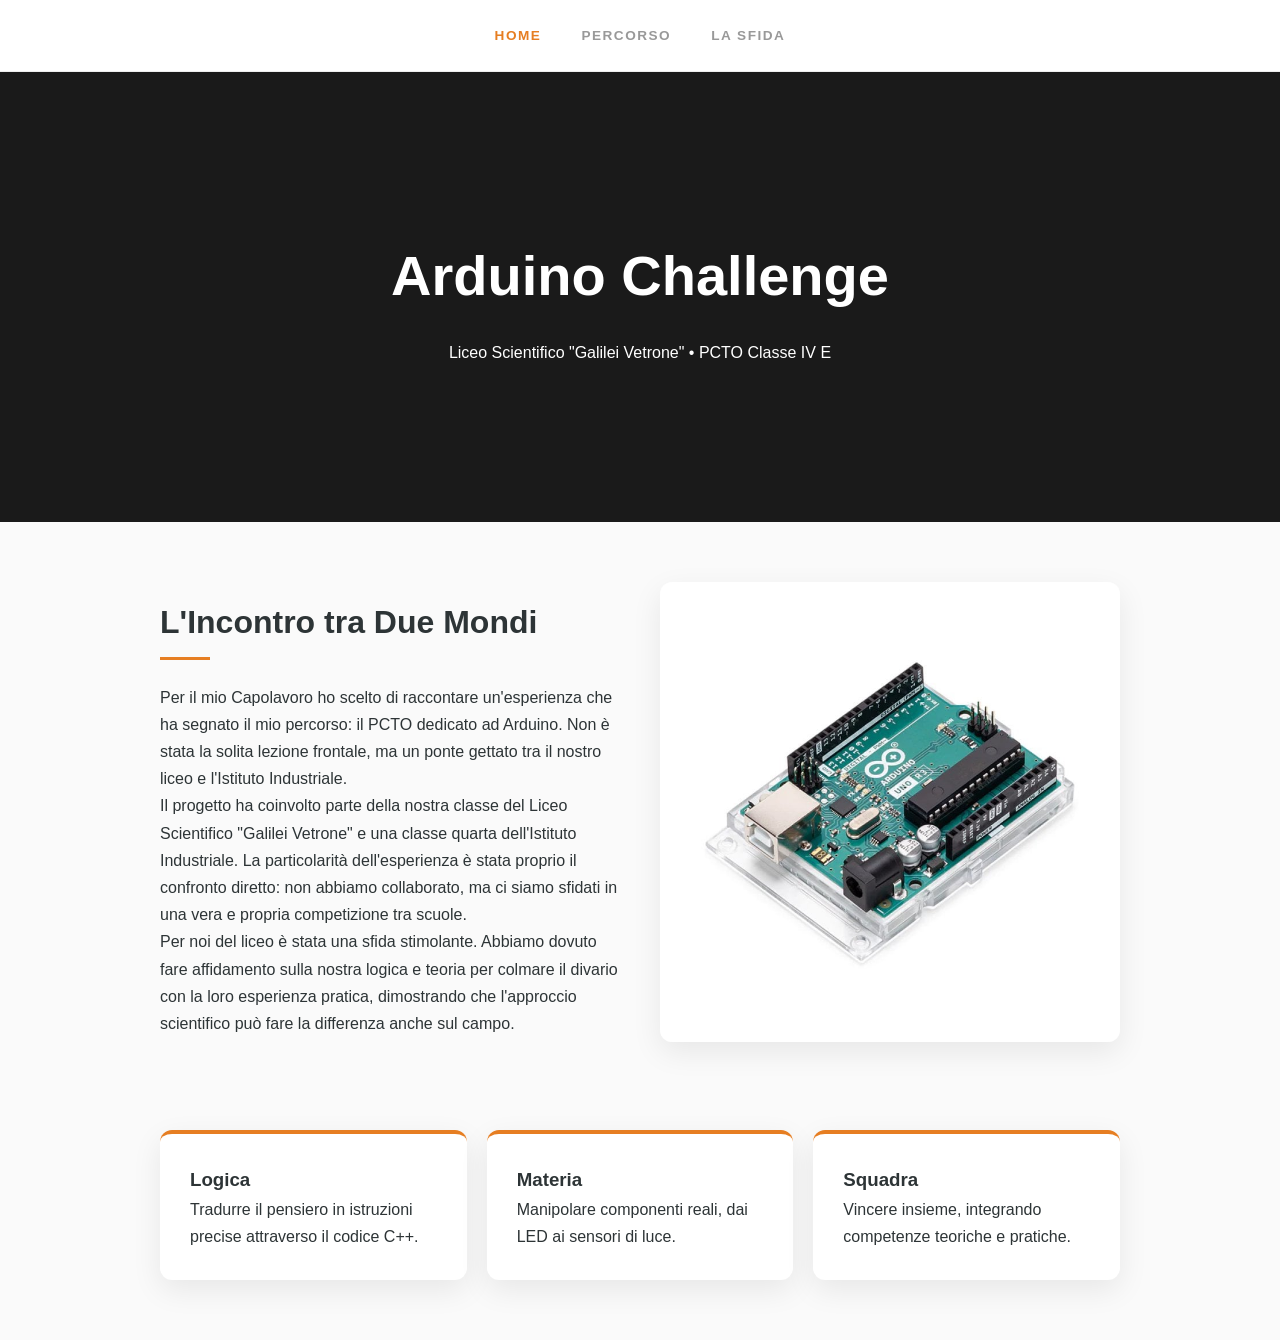
<file: index.html>
<!DOCTYPE html>
<html lang="it">
<head>
    <meta charset="UTF-8">
    <meta name="viewport" content="width=device-width, initial-scale=1.0">
    <title>Capolavoro Arduino | Home</title>
    <link rel="stylesheet" href="style.css">
</head>
<body>
    <nav>
        <div class="nav-content">
            <a href="index.html" class="active">Home</a>
            <a href="percorso.html">Percorso</a>
            <a href="challenge.html">La Sfida</a>
        </div>
    </nav>

    <header>
        <div class="header-overlay">
            <div class="header-text">
                <h1>Arduino Challenge</h1>
                <p>Liceo Scientifico "Galilei Vetrone" • PCTO Classe IV E</p>
            </div>
        </div>
    </header>

    <main class="container">
        <section class="intro-grid">
            <div class="text-block">
                <h2>L'Incontro tra Due Mondi</h2>
                <p>
                    Per il mio Capolavoro ho scelto di raccontare un'esperienza che ha segnato il mio percorso: il PCTO dedicato ad Arduino. Non è stata la solita lezione frontale, ma un ponte gettato tra il nostro liceo e l'Istituto Industriale.
                </p>
                <p>
                    Il progetto ha coinvolto parte della nostra classe del Liceo Scientifico "Galilei Vetrone" e una classe quarta dell'Istituto Industriale. La particolarità dell'esperienza è stata proprio il confronto diretto: non abbiamo collaborato, ma ci siamo sfidati in una vera e propria competizione tra scuole.
                </p>
                <p>
                    Per noi del liceo è stata una sfida stimolante. Abbiamo dovuto fare affidamento sulla nostra logica e teoria per colmare il divario con la loro esperienza pratica, dimostrando che l'approccio scientifico può fare la differenza anche sul campo.
                </p>
            </div>
            <div class="image-block">
                <img src="scheda_arduino.jpg" alt="Scheda Arduino Uno">
            </div>
        </section>

        <section class="features">
            <div class="feat-item">
                <h3>Logica</h3>
                <p>Tradurre il pensiero in istruzioni precise attraverso il codice C++.</p>
            </div>
            <div class="feat-item">
                <h3>Materia</h3>
                <p>Manipolare componenti reali, dai LED ai sensori di luce.</p>
            </div>
            <div class="feat-item">
                <h3>Squadra</h3>
                <p>Vincere insieme, integrando competenze teoriche e pratiche.</p>
            </div>
        </section>
    </main>
</body>
</html>
</file>
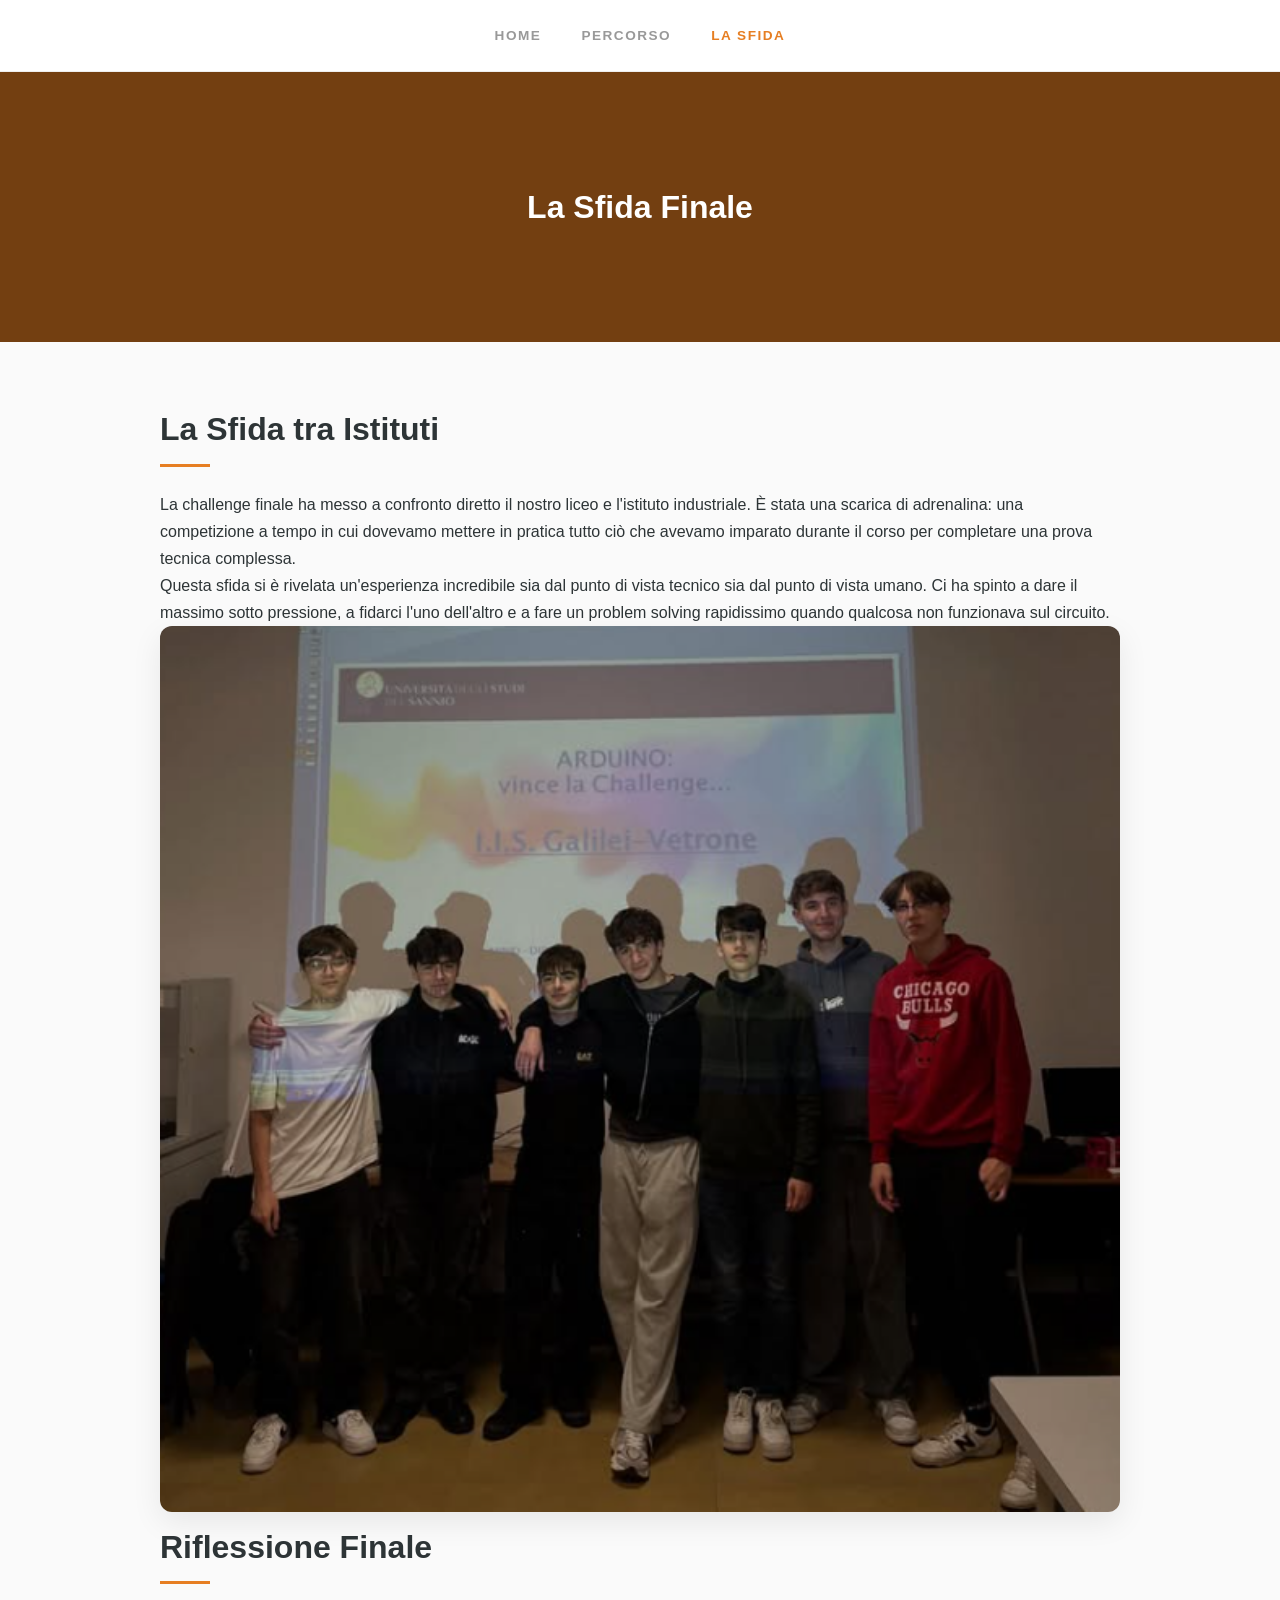
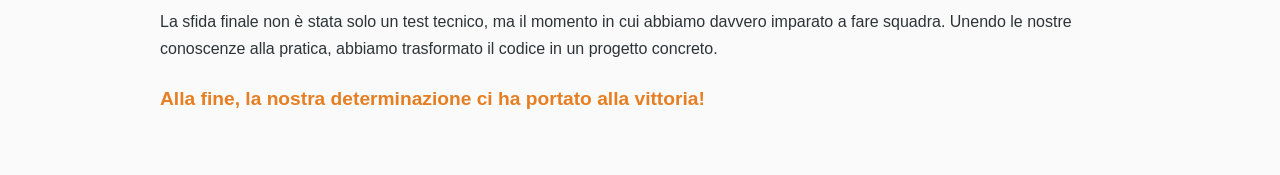
<file: challenge.html>
<!DOCTYPE html>
<html lang="it">
<head>
    <meta charset="UTF-8">
    <meta name="viewport" content="width=device-width, initial-scale=1.0">
    <title>Capolavoro Arduino | La Sfida</title>
    <link rel="stylesheet" href="style.css">
</head>
<body>
    <nav>
        <div class="nav-content">
            <a href="index.html">Home</a>
            <a href="percorso.html">Percorso</a>
            <a href="challenge.html" class="active">La Sfida</a>
        </div>
    </nav>

    <header class="subpage-header challenge-bg">
        <h1>La Sfida Finale</h1>
    </header>

    <main class="container">
        <section class="card">
        <h2>La Sfida tra Istituti</h2>
            <p>
        La challenge finale ha messo a confronto diretto il nostro liceo e l'istituto industriale. È stata una scarica di adrenalina: una competizione a tempo in cui dovevamo mettere in pratica tutto ciò che avevamo imparato durante il corso per completare una prova tecnica complessa.
            </p>
            <p>
        Questa sfida si è rivelata un'esperienza incredibile sia dal punto di vista tecnico sia dal punto di vista umano. Ci ha spinto a dare il massimo sotto pressione, a fidarci l'uno dell'altro e a fare un problem solving rapidissimo quando qualcosa non funzionava sul circuito.
            </p>
        </section>
            <div class="step-content">
                <img src="vincitori.png" alt="Vincitori della gara">
            </div>
        </section>

        <section class="conclusion">
            <h2>Riflessione Finale</h2>
            <p>La sfida finale non è stata solo un test tecnico, ma il momento in cui abbiamo 
               davvero imparato a fare squadra. Unendo le nostre conoscenze alla pratica, 
               abbiamo trasformato il codice in un progetto concreto.
            </p>
            <p class="highlight-text">
            <strong>Alla fine, la nostra determinazione ci ha portato alla vittoria!</strong>
            </p>
        </section>
    </main>
</body>
</html>
</file>
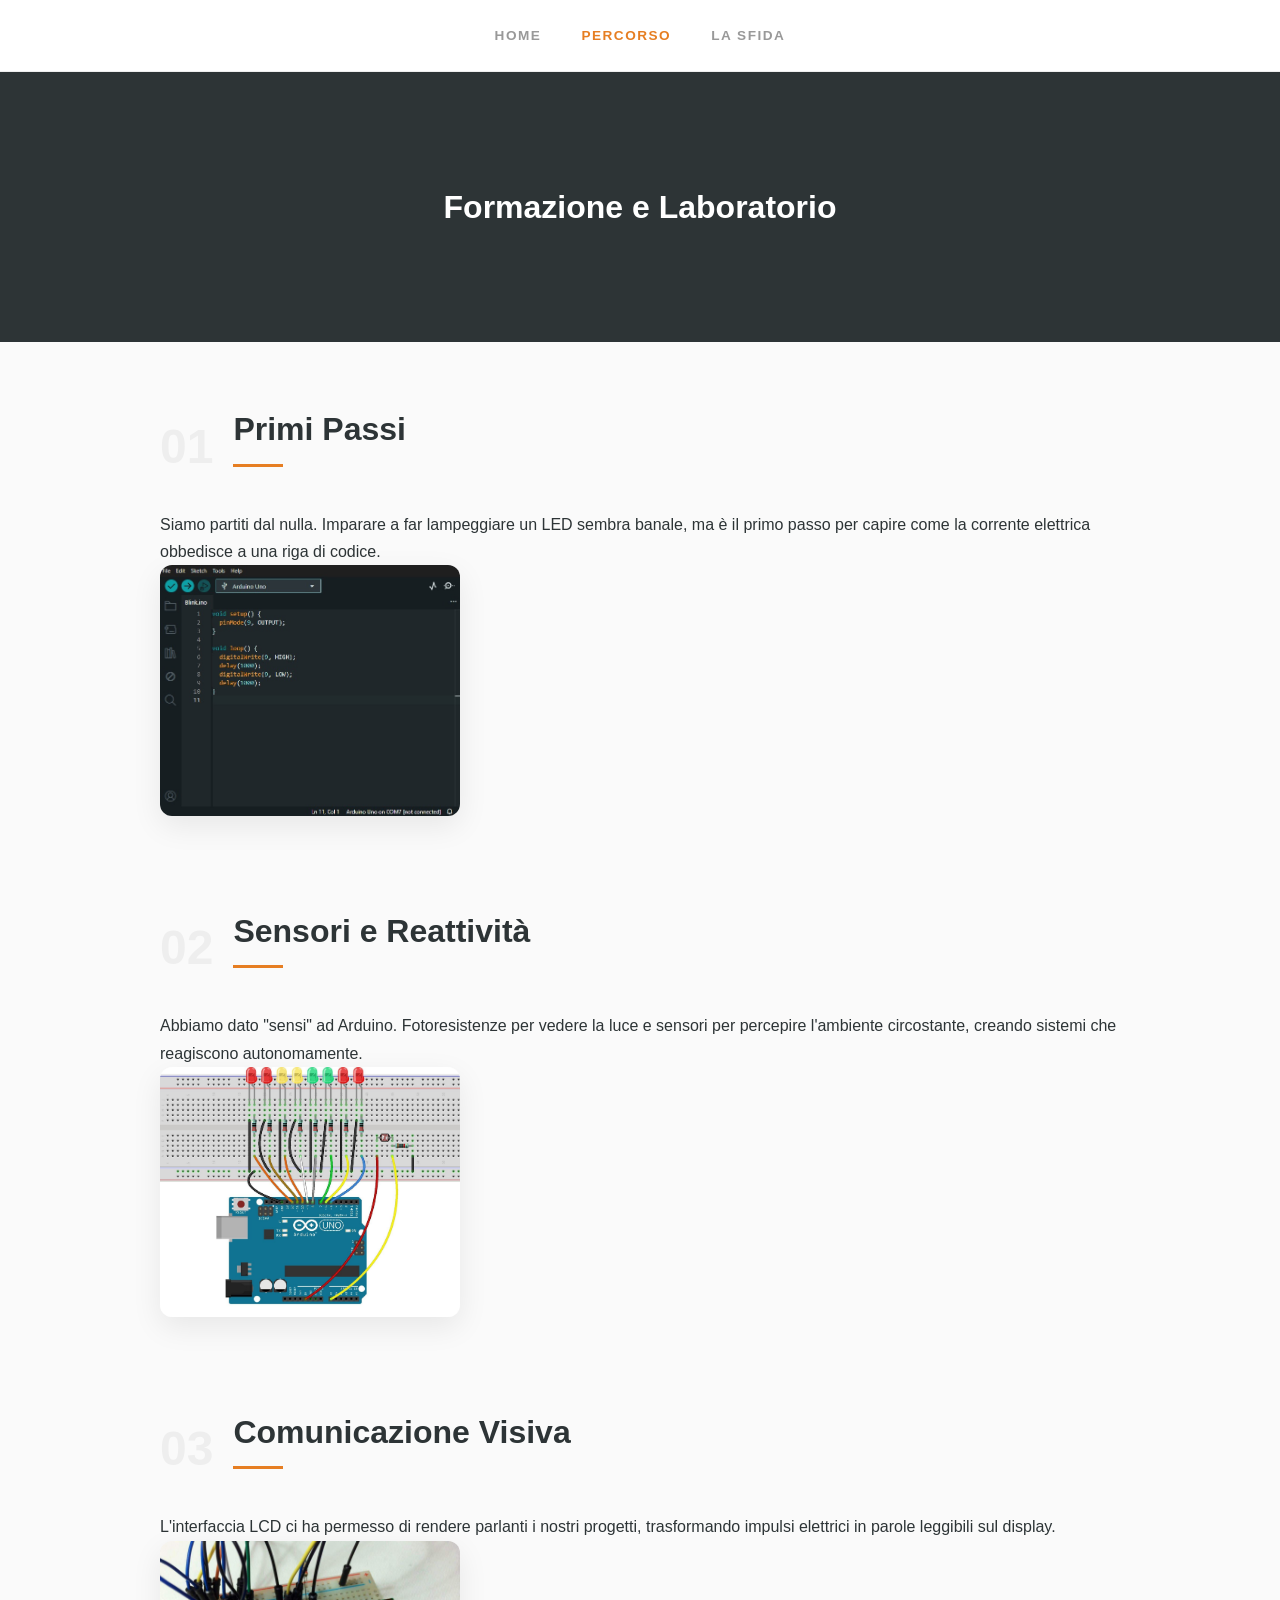
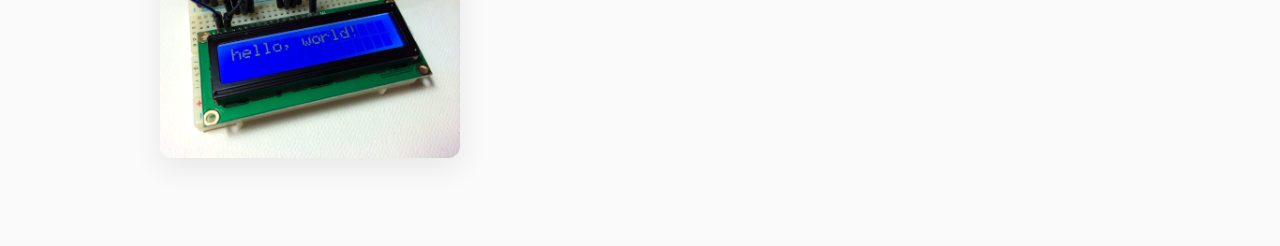
<file: percorso.html>
<!DOCTYPE html>
<html lang="it">
<head>
    <meta charset="UTF-8">
    <meta name="viewport" content="width=device-width, initial-scale=1.0">
    <title>Capolavoro Arduino | Formazione</title>
    <link rel="stylesheet" href="style.css">
</head>
<body>
    <nav>
        <div class="nav-content">
            <a href="index.html">Home</a>
            <a href="formazione.html" class="active">Percorso</a>
            <a href="challenge.html">La Sfida</a>
        </div>
    </nav>

    <header class="subpage-header">
        <h1>Formazione e Laboratorio</h1>
    </header>

    <main class="container">
        <article class="step">
            <div class="step-header">
                <span class="step-num">01</span>
                <h2>Primi Passi</h2>
            </div>
            <div class="step-content">
                <p>Siamo partiti dal nulla. Imparare a far lampeggiare un LED sembra banale, ma è il primo passo per capire come la corrente elettrica obbedisce a una riga di codice.</p>
                <img src="codice_blink.jpg" class="img-piccola" alt="Setup iniziale">
            </div>
        </article>

        <article class="step">
            <div class="step-header">
                <span class="step-num">02</span>
                <h2>Sensori e Reattività</h2>
            </div>
            <div class="step-content">
                <p>Abbiamo dato "sensi" ad Arduino. Fotoresistenze per vedere la luce e sensori per percepire l'ambiente circostante, creando sistemi che reagiscono autonomamente.</p>
                <img src="sensori.jpg" class="img-piccola" alt="Circuito sensori">
            </div>
        </article>

        <article class="step">
            <div class="step-header">
                <span class="step-num">03</span>
                <h2>Comunicazione Visiva</h2>
            </div>
            <div class="step-content">
                <p>L'interfaccia LCD ci ha permesso di rendere parlanti i nostri progetti, trasformando impulsi elettrici in parole leggibili sul display.</p>
                <img src="lcd.jpg" class="img-piccola" alt="Display LCD">
            </div>
        </article>
    </main>
</body>
</html>
</file>
<file: style.css>
:root {
    --bg-color: #fafafa;
    --text-color: #2d3436;
    --accent-color: #e67e22; /* Arancione caldo */
    --nav-color: #2d3436;
    --card-shadow: 0 10px 30px rgba(0,0,0,0.08);
}

* { box-sizing: border-box; margin: 0; padding: 0; }

body {
    font-family: 'Helvetica Neue', Arial, sans-serif;
    background-color: var(--bg-color);
    color: var(--text-color);
    line-height: 1.7;
}

nav {
    background: #fff;
    padding: 1.5rem 0;
    border-bottom: 1px solid #eee;
    position: sticky;
    top: 0;
    z-index: 100;
}

.nav-content {
    max-width: 1000px;
    margin: 0 auto;
    display: flex;
    justify-content: center;
    gap: 40px;
}

nav a {
    text-decoration: none;
    color: #999;
    font-weight: 600;
    font-size: 0.85rem;
    letter-spacing: 1.5px;
    text-transform: uppercase;
    transition: 0.3s;
}

nav a:hover, nav a.active {
    color: var(--accent-color);
}

header {
    background: #1a1a1a;
    height: 50vh;
    display: flex;
    align-items: center;
    justify-content: center;
    color: white;
    text-align: center;
    position: relative;
    overflow: hidden;
}

.subpage-header { height: 30vh; background: var(--nav-color); }
.challenge-bg { background: linear-gradient(rgba(0,0,0,0.5), rgba(0,0,0,0.5)), #e67e22; }

.header-text h1 {
    font-size: 3.5rem;
    font-weight: 800;
    margin-bottom: 1rem;
}

.container {
    max-width: 1000px;
    margin: 60px auto;
    padding: 0 20px;
}

h2 {
    font-size: 2rem;
    margin-bottom: 1.5rem;
    position: relative;
    padding-bottom: 10px;
}

h2::after {
    content: '';
    position: absolute;
    bottom: 0;
    left: 0;
    width: 50px;
    height: 3px;
    background: var(--accent-color);
}

.intro-grid {
    display: flex;
    flex-wrap: wrap;
    gap: 40px;
    align-items: center;
    margin-bottom: 80px;
}

.text-block { flex: 1; min-width: 300px; }
.image-block { flex: 1; min-width: 300px; }

img {
    width: 100%;
    border-radius: 12px;
    box-shadow: var(--card-shadow);
}

.features {
    display: flex;
    gap: 20px;
    margin: 40px 0;
}

.feat-item {
    background: white;
    padding: 30px;
    border-radius: 12px;
    box-shadow: var(--card-shadow);
    flex: 1;
    border-top: 4px solid var(--accent-color);
}

.step {
    margin-bottom: 80px;
}

.step-header {
    display: flex;
    align-items: center;
    gap: 20px;
    margin-bottom: 20px;
}

.step-num {
    font-size: 3rem;
    font-weight: 800;
    color: #eee;
}

.story-card {
    background: white;
    padding: 40px;
    border-radius: 20px;
    box-shadow: var(--card-shadow);
}

.highlight-text {
    font-size: 1.2rem;
    font-weight: 600;
    color: var(--accent-color);
    margin: 20px 0;
}

.lost-photos {
    background: #fdf2e9;
    padding: 30px;
    border-radius: 12px;
    text-align: center;
    margin-top: 30px;
    border: 1px dashed var(--accent-color);
}

.lost-icon { font-size: 2rem; margin-bottom: 10px; }

footer {
    text-align: center;
    padding: 60px 0;
    color: #999;
    font-size: 0.9rem;
    border-top: 1px solid #eee;
}

@media (max-width: 768px) {
    .features, .intro-grid { flex-direction: column; }
    .header-text h1 { font-size: 2.2rem; }
}

.img-piccola {
    width: 300px;
    height: auto;
}
</file>
